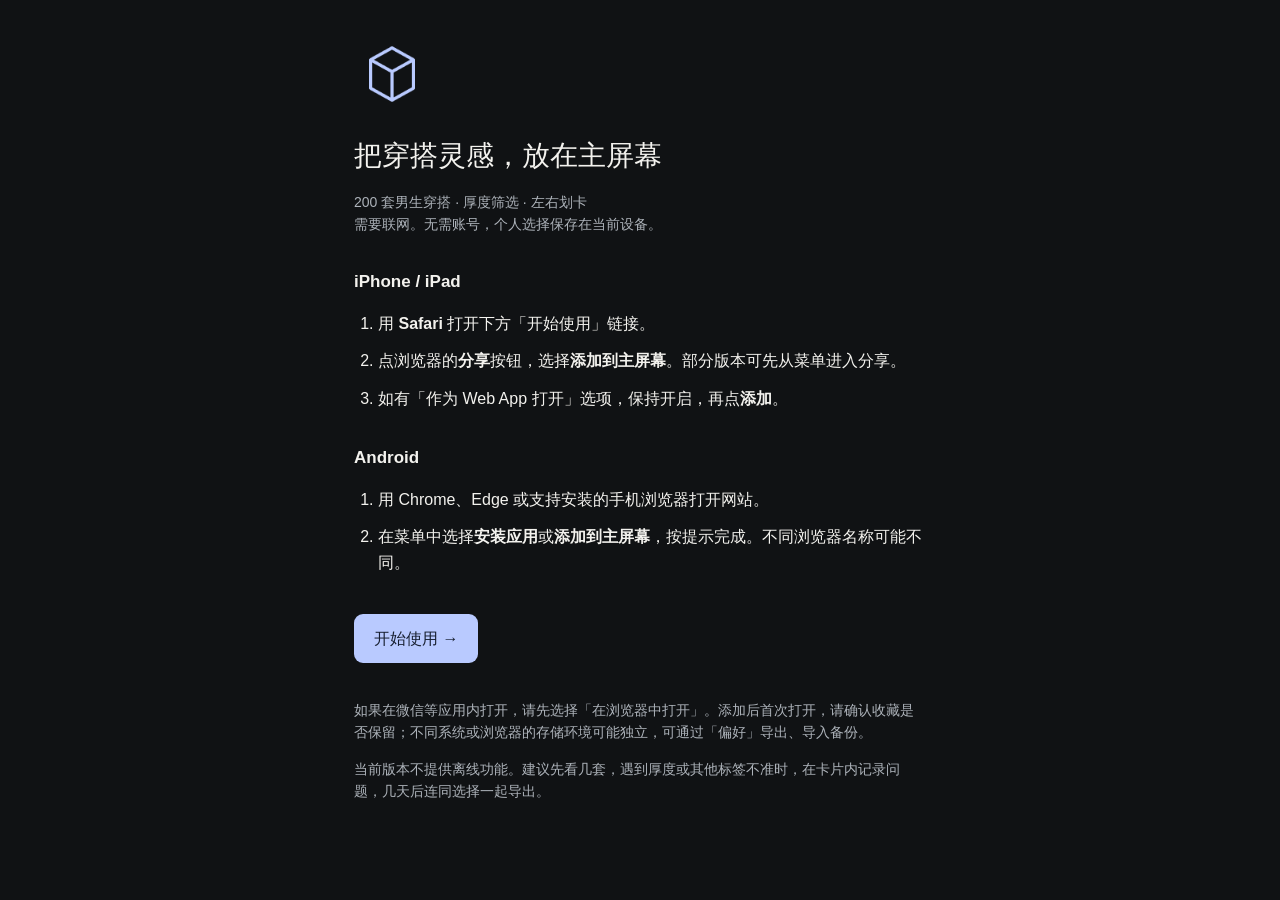
<file: app/install.html>
<!doctype html><html lang="zh-CN"><head><meta charset="utf-8"><meta name="viewport" content="width=device-width,initial-scale=1,viewport-fit=cover"><meta name="theme-color" content="#101214"><meta name="apple-mobile-web-app-capable" content="yes"><meta name="apple-mobile-web-app-title" content="穿搭偏好"><link rel="manifest" href="./manifest.webmanifest"><link rel="apple-touch-icon" href="./icons/apple-touch-icon.png"><link rel="stylesheet" href="./style.css"><title>添加到主屏幕 · 穿搭偏好</title><style>.install-page{max-width:620px;margin:auto;padding:36px 24px}.install-page>img{width:76px;height:76px;border-radius:17px}.install-page h1{font-size:28px}.install-page h2{margin-top:32px}.install-page li{margin:12px 0}.install-page a.solid{display:inline-block;text-decoration:none;border-radius:9px;padding:12px 20px;margin:22px 0}.install-page p{color:var(--muted);font-size:14px}.install-page ol{padding-left:24px}#native-install{display:block;margin:20px 0}</style></head><body><main class="install-page"><img src="./icons/icon-192.png" alt="穿搭偏好图标"><h1>把穿搭灵感，放在主屏幕</h1><p>200 套男生穿搭 · 厚度筛选 · 左右划卡<br>需要联网。无需账号，个人选择保存在当前设备。</p><button id="native-install" class="solid" hidden>安装穿搭偏好</button><section><h2>iPhone / iPad</h2><ol><li>用 <strong>Safari</strong> 打开下方「开始使用」链接。</li><li>点浏览器的<strong>分享</strong>按钮，选择<strong>添加到主屏幕</strong>。部分版本可先从菜单进入分享。</li><li>如有「作为 Web App 打开」选项，保持开启，再点<strong>添加</strong>。</li></ol></section><section><h2>Android</h2><ol><li>用 Chrome、Edge 或支持安装的手机浏览器打开网站。</li><li>在菜单中选择<strong>安装应用</strong>或<strong>添加到主屏幕</strong>，按提示完成。不同浏览器名称可能不同。</li></ol></section><a class="solid" href="./">开始使用 →</a><p>如果在微信等应用内打开，请先选择「在浏览器中打开」。添加后首次打开，请确认收藏是否保留；不同系统或浏览器的存储环境可能独立，可通过「偏好」导出、导入备份。</p><p>当前版本不提供离线功能。建议先看几套，遇到厚度或其他标签不准时，在卡片内记录问题，几天后连同选择一起导出。</p></main><script>let promptEvent;const button=document.getElementById('native-install');window.addEventListener('beforeinstallprompt',e=>{e.preventDefault();promptEvent=e;button.hidden=false});button.onclick=async()=>{if(!promptEvent)return;await promptEvent.prompt();promptEvent=null;button.hidden=true};if(matchMedia('(display-mode: standalone)').matches||navigator.standalone){button.hidden=true;document.querySelector('h1').textContent='已经在主屏幕 App 中';}</script></body></html>
</file>
<file: app/style.css>
:root{color-scheme:dark;--bg:#101214;--panel:#1b1e22;--fg:#f3f2ee;--muted:#adb3ba;--line:#343a42;--accent:#b9caff;--green:#bed8c8;--radius:18px}*{box-sizing:border-box}body{margin:0;background:var(--bg);color:var(--fg);font:16px/1.6 -apple-system,BlinkMacSystemFont,"PingFang SC","Microsoft YaHei",sans-serif}button,input{font:inherit}button,a,label.button{-webkit-tap-highlight-color:transparent}button,.button{cursor:pointer;color:inherit;border:1px solid var(--line);background:none;border-radius:10px;padding:9px 15px;transition:background .18s,color .18s}button:hover,.button:hover{background:#272c33}button:active{transform:translateY(1px)}button:disabled{opacity:.38;cursor:default}button:focus-visible,a:focus-visible,label:focus-within,summary:focus-visible{outline:2px solid var(--accent);outline-offset:4px}a{color:inherit;text-underline-offset:4px}::selection{background:var(--accent);color:var(--bg)}[hidden]{display:none!important}.topbar{max-width:1440px;padding:23px 44px;margin:auto;display:flex;align-items:center;border-bottom:1px solid var(--line);gap:35px}.brand{display:flex;gap:12px;text-decoration:none;align-items:center;font-weight:650}.brand svg{width:32px;fill:none;stroke:var(--accent);stroke-width:1.4}.brand-sub{display:block;font-size:11px;font-weight:400;color:var(--muted);letter-spacing:.08em}.topbar nav{margin-left:auto;display:flex;gap:8px}.tab{border:0;border-radius:8px;color:var(--muted);min-width:72px}.tab.active{background:#262c34;color:var(--fg)}#saved-count{font-size:12px;margin-left:4px}.compact{display:none}.workspace{max-width:1440px;margin:0 auto;padding:32px 44px;display:grid;grid-template-columns:minmax(190px,1fr) minmax(300px,420px) minmax(220px,1fr);gap:clamp(25px,4vw,64px);align-items:start}.intro{padding-top:25px}.edition{font-size:13px;color:var(--accent)}h1{font-size:32px;line-height:1.4;font-weight:550;margin:16px 0}h2{font-size:17px;font-weight:550;margin:0 0 12px}.intro p{color:var(--muted);font-size:14px;line-height:1.9}.session{margin-top:46px;font-size:13px}.progress{height:2px;background:var(--line);margin:12px 0;width:160px}.progress div{height:100%;background:var(--accent);transition:width .2s}#session-caption{color:var(--muted);font-size:12px}.text-button{padding:6px 0;border:0;font-size:13px;color:var(--muted);text-decoration:underline;text-underline-offset:4px}.text-button:hover{background:none;color:var(--fg)}#undo{margin-top:18px}.intro .local-note{margin-top:55px;font-size:12px}.stage{min-width:0}#card-host{position:relative}.look-card{position:relative;touch-action:pan-y;user-select:none;transform-origin:50% 85%;border-radius:var(--radius);overflow:hidden;background:var(--panel);border:1px solid #40454d}.photo-wrap{height:min(58vh,540px);min-height:320px;position:relative;background:#24272b;display:flex;justify-content:center}.photo-wrap img{width:100%;height:100%;object-fit:contain;pointer-events:none}.photo-index{position:absolute;top:14px;left:14px;border-radius:30px;background:#101214d9;font-size:11px;padding:4px 10px;letter-spacing:.1em}.photo-credit{position:absolute;right:12px;bottom:10px;background:#101214df;padding:2px 7px;border-radius:4px;font-size:10px;color:#e2e4e7}.card-info{padding:15px 19px 17px}.card-info h2{font-size:19px;margin:0 0 8px}.tags{display:flex;flex-wrap:wrap;gap:5px 10px;color:var(--muted);font-size:12px}.card-meta{display:flex;align-items:center;justify-content:space-between;margin-top:12px;font-size:11px;color:var(--muted)}.card-meta a{color:var(--accent)}.stamp{pointer-events:none;position:absolute;top:60px;left:20px;font-size:30px;font-weight:700;border:3px solid currentColor;padding:2px 12px;transform:rotate(-13deg);opacity:0;color:var(--green);background:#101214e6}.stamp.reject{left:auto;right:20px;transform:rotate(13deg);color:#f0c5c1}.actions{display:flex;justify-content:center;gap:34px;margin-top:22px}.action{display:flex;flex-direction:column;align-items:center;border:0;padding:0;background:none;font-size:11px;color:var(--muted);gap:7px}.action:hover{background:none;color:var(--fg)}.action-icon{width:54px;height:54px;border-radius:50%;display:grid;place-items:center;border:1px solid #49515c;background:#20252b}.action-icon svg{width:23px;height:23px;fill:none;stroke:currentColor;stroke-width:1.7;stroke-linecap:round;stroke-linejoin:round}.want .action-icon{width:62px;height:62px;background:var(--accent);color:#182031;border:0;margin-top:-4px}.want{color:var(--accent)}#like .action-icon{color:var(--green)}.keyboard-hint{font-size:11px;color:var(--muted);text-align:center;margin:17px 0 0;display:flex;justify-content:center;gap:16px}.filters{padding-top:25px;max-width:290px}.section-head{display:flex;justify-content:space-between;align-items:baseline;gap:20px}.section-head h2{margin:0}.muted{color:var(--muted)}.small{font-size:12px}.filter-group{border:0;padding:0;margin:22px 0 0}.filter-group legend{font-size:12px;color:var(--muted);margin-bottom:9px}.chips{display:flex;gap:7px;flex-wrap:wrap}.chip{font-size:12px;border-radius:6px;padding:5px 10px;color:#ccd0d6}.chip[aria-pressed=true]{color:#dce4ff;background:#293348;border-color:#7e94c9}.filter-note{font-size:12px;color:var(--accent);margin-top:24px}.method{margin-top:25px;border-top:1px solid var(--line);padding-top:16px}details{color:var(--muted);font-size:12px}summary{cursor:pointer}details p{line-height:1.8}.content-view{max-width:1200px;padding:35px 44px 80px;margin:auto;min-height:75vh}.page-heading{display:flex;justify-content:space-between;align-items:center;gap:20px}.page-heading h1{margin-top:0}.segmented{display:flex;gap:5px}.segmented button{font-size:13px}.segmented .active{background:var(--fg);color:var(--bg)}.saved-grid{display:grid;grid-template-columns:repeat(4,1fr);gap:25px;margin-top:25px}.saved-item{min-width:0}.saved-item img{width:100%;aspect-ratio:3/4;object-fit:contain;background:var(--panel);border-radius:10px}.saved-item h2{font-size:15px;margin:10px 0 5px}.saved-item .button-row{margin-top:10px}.saved-item button,.saved-item a{font-size:12px}.saved-label{color:var(--accent);font-size:12px}.empty{padding:65px 25px;text-align:center;color:var(--muted);min-height:400px;display:flex;flex-direction:column;justify-content:center;align-items:center;gap:16px;border:1px dashed var(--line);border-radius:var(--radius)}.empty h2{font-size:22px;color:var(--fg)}.empty p{font-size:14px;max-width:30ch}.profile-layout{display:grid;grid-template-columns:1fr 1fr;gap:80px;margin-top:48px}.backup p{font-size:14px;color:var(--muted);max-width:45ch}.button-row{display:flex;gap:12px;align-items:center;flex-wrap:wrap}.solid{background:var(--accent);color:#182031;border-color:var(--accent)}.solid:hover{background:#d5dfff}.backup details{margin-top:28px}.backup #reset-decisions{display:block;margin-top:22px}.preference-row{display:flex;align-items:center;gap:20px;padding:12px 0;border-bottom:1px solid var(--line);font-size:14px}.preference-row span:last-child{margin-left:auto;font-size:12px;color:var(--muted)}footer{max-width:1440px;margin:auto;padding:20px 44px;border-top:1px solid var(--line);color:var(--muted);font-size:11px;display:flex;justify-content:space-between}#toast{position:fixed;left:50%;bottom:25px;transform:translateX(-50%);background:#eceef2;color:#171c24;border-radius:8px;padding:10px 18px;font-size:13px;opacity:0;pointer-events:none;transition:opacity .2s;z-index:10;max-width:90vw;text-align:center}#toast.show{opacity:1}.image-error{position:absolute;inset:0;display:grid;place-content:center;text-align:center;padding:25px;color:var(--muted);font-size:13px;gap:15px}.image-error button{justify-self:center}.stage.busy{pointer-events:none}::-webkit-scrollbar{width:7px}::-webkit-scrollbar-thumb{background:#454c57;border-radius:6px}
@media(min-width:1450px){.workspace{padding-top:46px;padding-bottom:46px}}@media(max-width:1100px){.workspace{grid-template-columns:160px minmax(280px,390px) 220px;gap:24px;padding:25px}.topbar,footer{padding-left:25px;padding-right:25px}.intro h1{font-size:26px}.actions{gap:28px}}@media(max-width:880px){.workspace{grid-template-columns:minmax(290px,420px) minmax(210px,270px);justify-content:center}.intro{display:none}.saved-grid{grid-template-columns:repeat(3,1fr)}.profile-layout{gap:35px}.photo-wrap{height:55vh}.content-view{padding:25px}.keyboard-hint{display:none}}@media(max-width:620px){.topbar{padding:14px 16px;gap:8px}.brand{gap:8px;font-size:14px}.brand svg{width:25px}.brand-sub{font-size:9px}.topbar nav{gap:0}.tab{padding:7px 9px;min-width:0;font-size:13px}.compact{display:block;padding:6px 8px;font-size:12px}#saved-count{display:none}.workspace{display:flex;flex-direction:column;padding:16px 18px 24px;gap:0}.stage{width:100%;max-width:410px;margin:auto}.photo-wrap{height:clamp(300px,52svh,540px);min-height:0}.card-info{padding:12px 16px}.card-info h2{font-size:17px}.card-meta{margin-top:9px}.actions{margin-top:17px;gap:40px}.look-card{border-radius:15px}.filters{width:100%;max-width:410px;margin:24px auto 0;padding-top:24px;border-top:1px solid var(--line)}.filters:not(.open){display:none}.page-heading{display:block}.content-view{padding:22px 18px 50px}.content-view h1{font-size:24px}.saved-grid{grid-template-columns:repeat(2,1fr);gap:24px 14px}.segmented{margin-top:18px}.profile-layout{grid-template-columns:1fr;gap:40px;margin-top:30px}footer{padding:15px 18px;font-size:10px}.photo-credit{font-size:9px}.empty{min-height:430px}}@media(prefers-reduced-motion:reduce){*,*::before,*::after{transition:none!important;animation:none!important;scroll-behavior:auto!important}}
/* Keep source and navigation labels legible on compact screens. */
.brand-sub,.photo-credit{font-size:11px}@media(max-width:620px){.brand-sub{font-size:11px}.photo-credit{font-size:11px}footer{font-size:11px}.topbar{flex-wrap:wrap}.topbar nav{margin-left:auto}.compact{min-height:36px}.tab{min-height:38px}}

.mobile-status{display:none}@media(max-width:620px){.mobile-status{display:flex;align-items:center;justify-content:space-between;font-size:12px;color:var(--muted);margin:0 2px 11px}.mobile-status .text-button{padding:0;min-height:28px}}
@media(min-width:621px) and (max-width:880px){.mobile-status{display:flex;align-items:center;justify-content:space-between;font-size:12px;color:var(--muted);margin:0 2px 11px}.mobile-status .text-button{padding:0;min-height:28px}}
.order-control{display:block;color:var(--muted);font-size:12px;margin:22px 0 4px}select,textarea{font:inherit;background:var(--panel);color:var(--fg);border:1px solid #536072;border-radius:7px;padding:9px;max-width:100%;caret-color:var(--accent)}.order-control select{width:100%;margin-top:6px;font-size:13px}.report-form{margin-top:12px;font-size:12px;border-top:1px solid var(--line);padding-top:10px}.report-form summary{padding:2px 0;color:var(--muted)}.report-form form{display:flex;flex-direction:column;gap:10px;margin-top:12px}.report-form select,.report-form textarea{width:100%;font-size:14px}.report-form textarea{min-height:75px;resize:vertical}.report-form button{align-self:flex-start;font-size:13px}.report-form p{margin:0}.install-link{display:inline-block;margin-bottom:25px;text-decoration:none;color:var(--accent)}.content-view p{max-width:65ch}.photo-credit{max-width:75%;overflow:hidden;text-overflow:ellipsis;white-space:nowrap}select:focus-visible,textarea:focus-visible{outline:2px solid var(--accent);outline-offset:3px}body{padding-top:env(safe-area-inset-top);padding-bottom:env(safe-area-inset-bottom)}.topbar{padding-top:max(14px,env(safe-area-inset-top))}@media(max-width:620px){.photo-wrap{height:clamp(275px,46svh,490px)}.card-info{padding:10px 14px}.card-info h2{font-size:16px}.report-form{margin-top:9px;padding-top:7px}.actions{margin-top:14px}footer{gap:15px;flex-wrap:wrap}}
</file>
